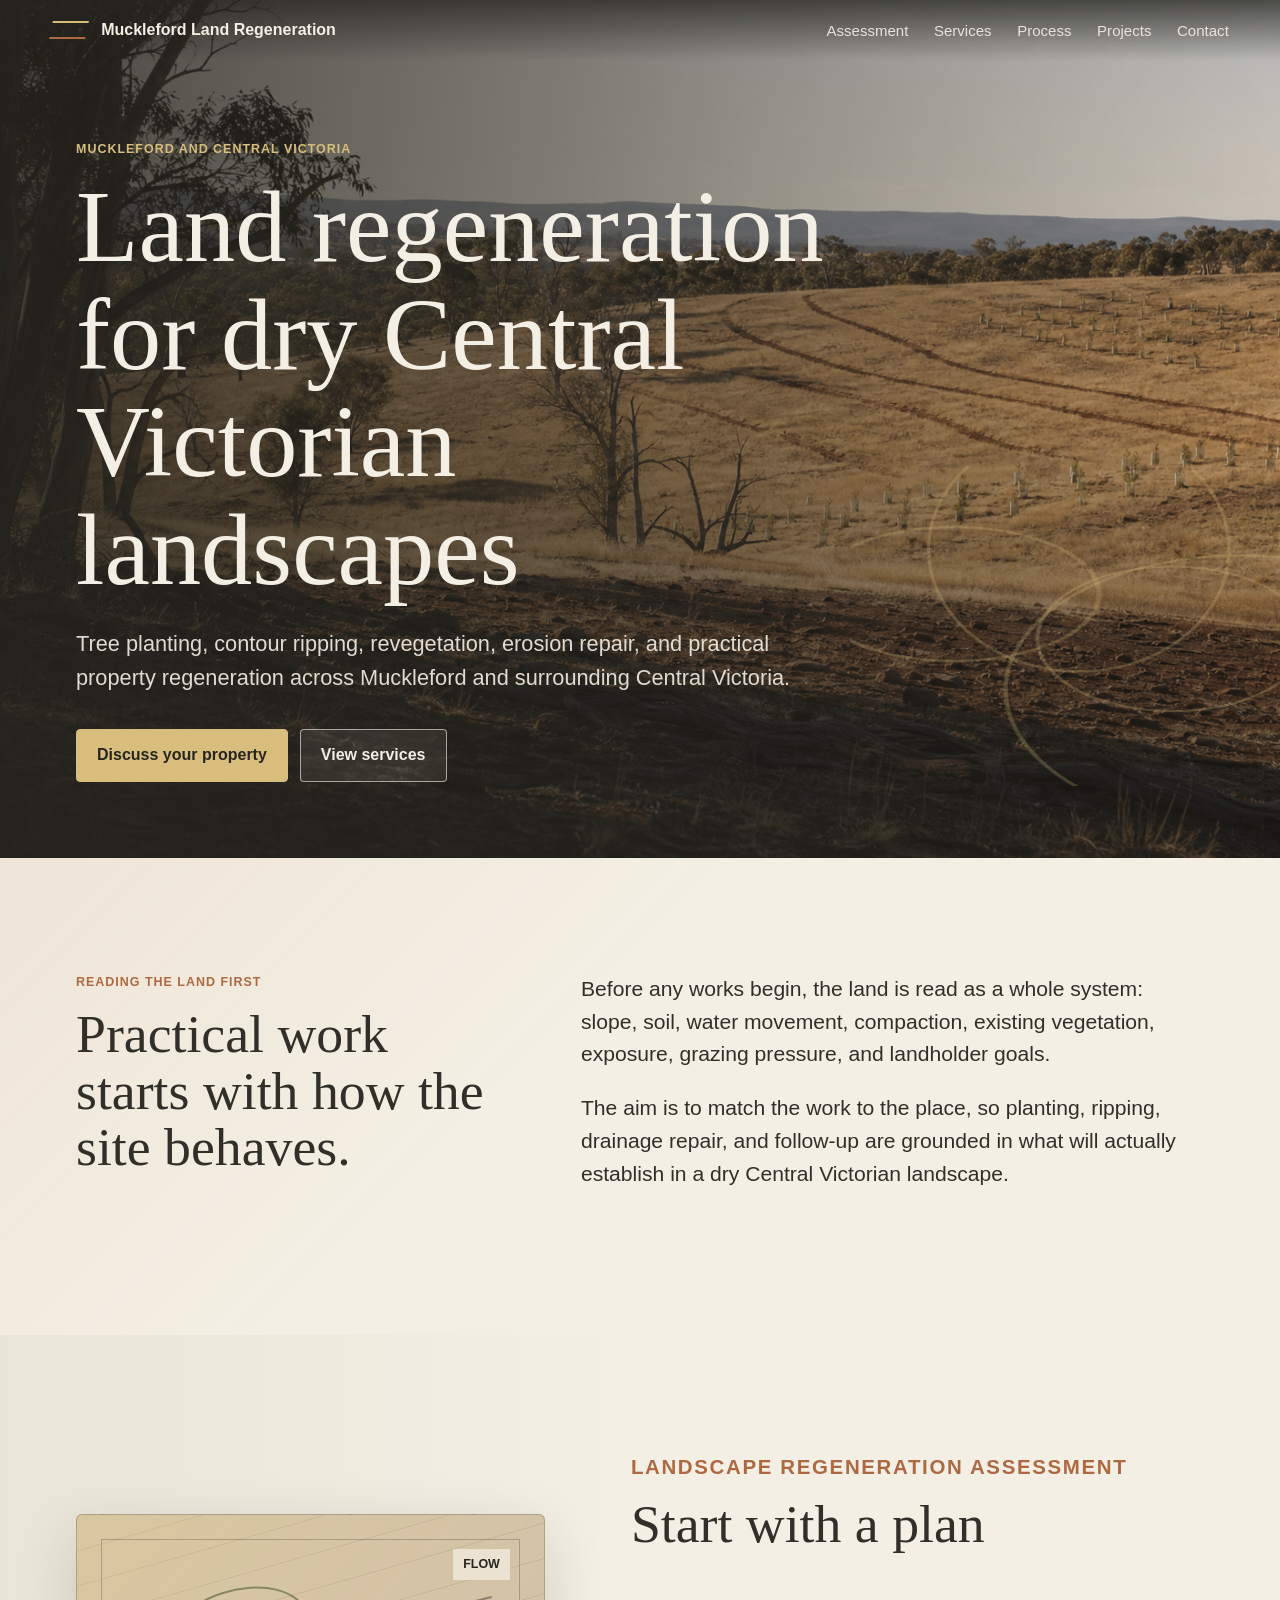
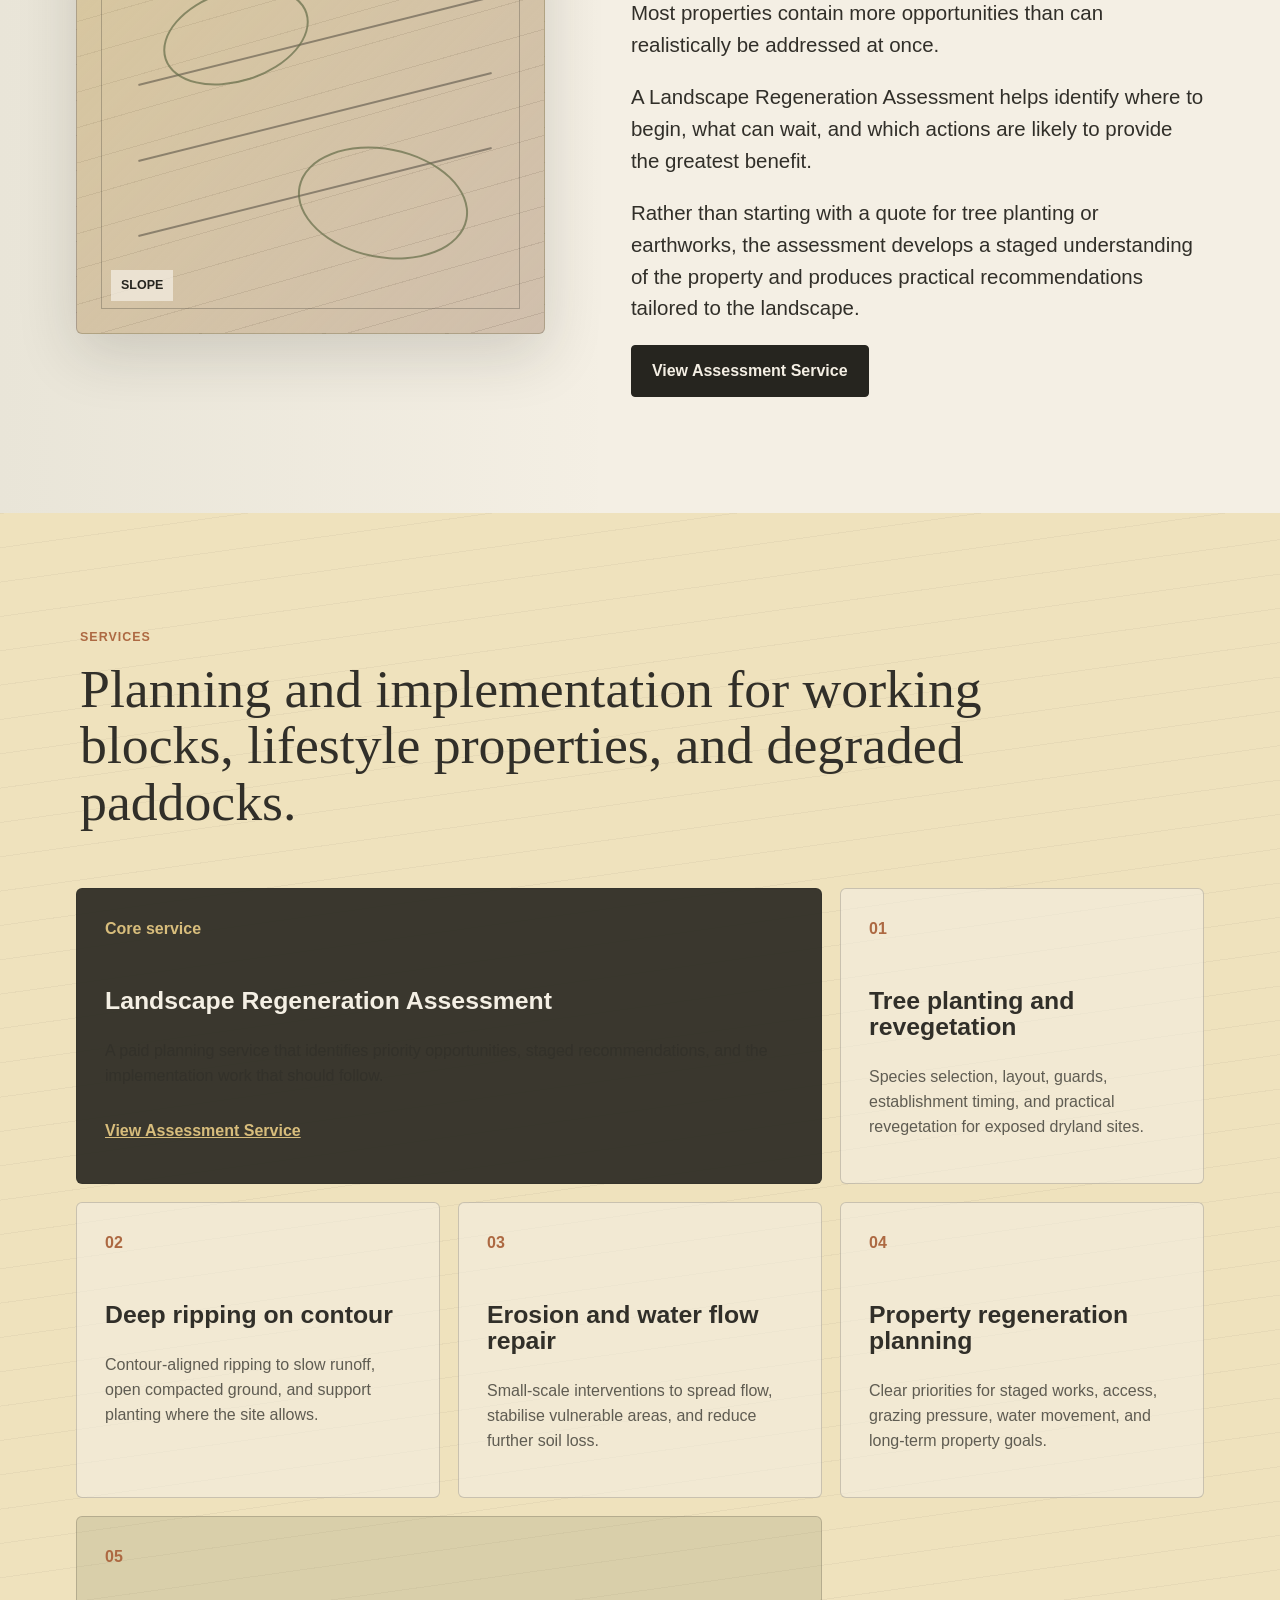
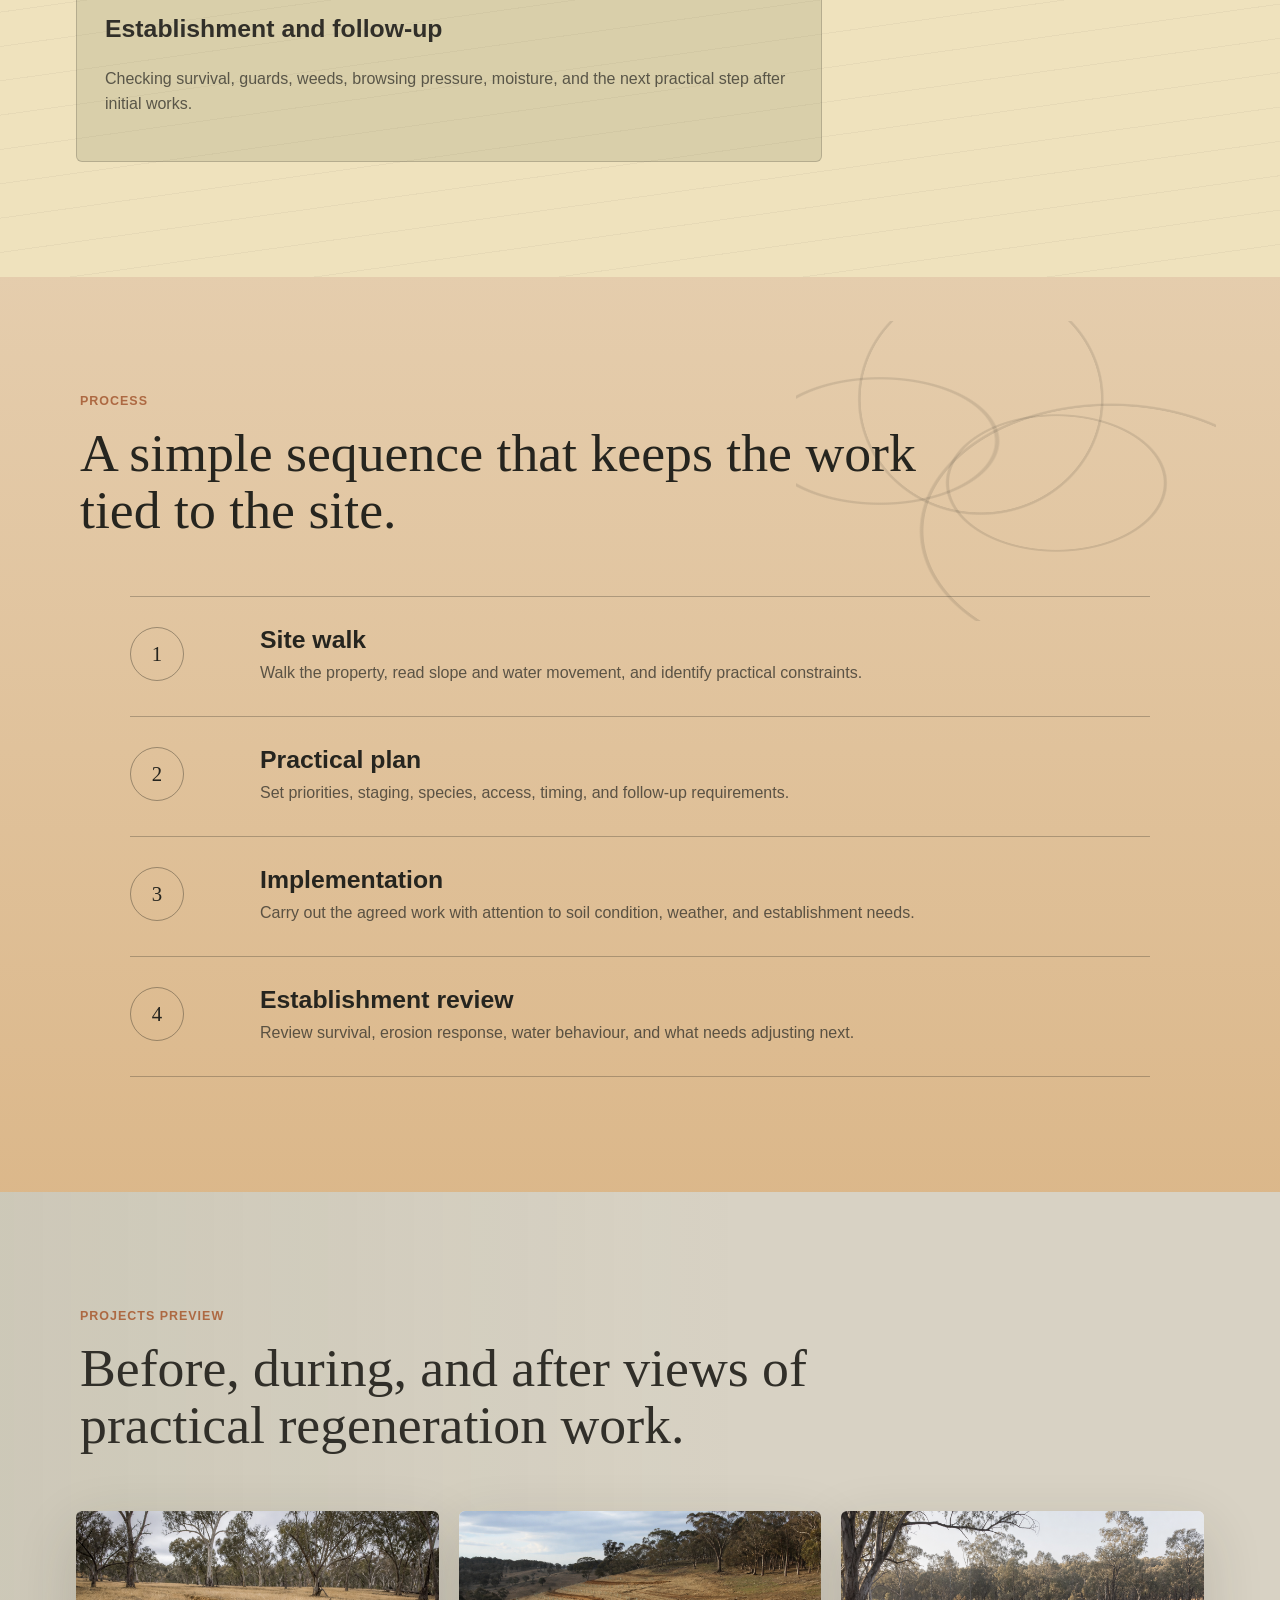
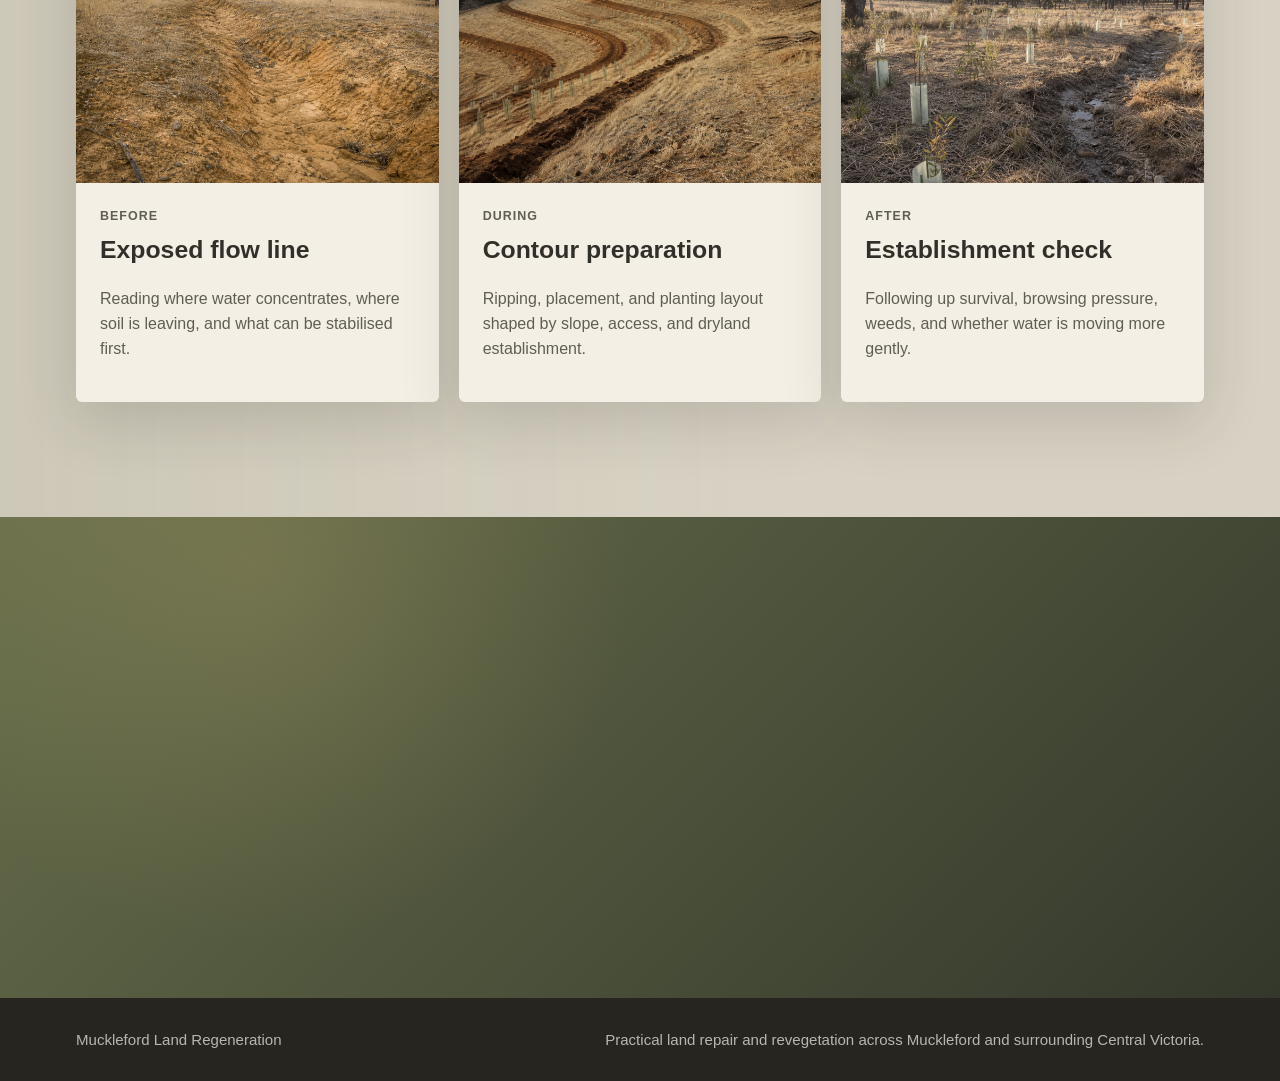
<file: index.html>
<!doctype html>
<html lang="en">
  <head>
    <meta charset="utf-8">
    <meta name="viewport" content="width=device-width, initial-scale=1">
    <title>Muckleford Land Regeneration</title>
    <meta
      name="description"
      content="Tree planting, contour ripping, revegetation, erosion repair, and practical property regeneration across Muckleford and surrounding Central Victoria."
    >
    <link rel="stylesheet" href="styles.css">
  </head>
  <body>
    <header class="site-header" aria-label="Main navigation">
      <a class="brand" href="#top">
        <span class="brand-mark" aria-hidden="true"></span>
        <span>Muckleford Land Regeneration</span>
      </a>
      <nav>
        <a href="assessment.html">Assessment</a>
        <a href="#services">Services</a>
        <a href="#process">Process</a>
        <a href="#projects">Projects</a>
        <a href="#contact">Contact</a>
      </nav>
    </header>

    <main id="top">
      <section class="hero section-theme" data-theme="charcoal">
        <img
          class="hero-image"
          src="assets/hero-landscape.png"
          alt="Dry Central Victorian paddock with contour ripping and revegetation rows."
        >
        <div class="hero-scrim"></div>
        <div class="contour contour-hero" aria-hidden="true"></div>
        <div class="hero-content reveal">
          <p class="kicker">Muckleford and Central Victoria</p>
          <h1>Land regeneration for dry Central Victorian landscapes</h1>
          <p class="hero-subtext">
            Tree planting, contour ripping, revegetation, erosion repair, and practical property regeneration across Muckleford and surrounding Central Victoria.
          </p>
          <div class="button-row">
            <a class="button button-primary" href="#contact">Discuss your property</a>
            <a class="button button-secondary" href="#services">View services</a>
          </div>
        </div>
      </section>

      <section class="intro section section-theme" data-theme="offwhite">
        <div class="intro-grid">
          <div class="eyebrow-block reveal">
            <p class="kicker">Reading the land first</p>
            <h2>Practical work starts with how the site behaves.</h2>
          </div>
          <div class="intro-copy reveal">
            <p>
              Before any works begin, the land is read as a whole system: slope, soil, water movement, compaction, existing vegetation, exposure, grazing pressure, and landholder goals.
            </p>
            <p>
              The aim is to match the work to the place, so planting, ripping, drainage repair, and follow-up are grounded in what will actually establish in a dry Central Victorian landscape.
            </p>
          </div>
        </div>
      </section>

      <section class="plan-section section section-theme" data-theme="offwhite">
        <div class="plan-grid">
          <div class="map-panel reveal" aria-hidden="true">
            <div class="map-line map-line-one"></div>
            <div class="map-line map-line-two"></div>
            <div class="map-line map-line-three"></div>
            <div class="map-zone map-zone-one"></div>
            <div class="map-zone map-zone-two"></div>
            <div class="map-label">slope</div>
            <div class="map-label map-label-two">flow</div>
          </div>
          <div class="plan-copy reveal">
            <p class="kicker">Landscape Regeneration Assessment</p>
            <h2>Start with a plan</h2>
            <p>Most properties contain more opportunities than can realistically be addressed at once.</p>
            <p>
              A Landscape Regeneration Assessment helps identify where to begin, what can wait, and which actions are likely to provide the greatest benefit.
            </p>
            <p>
              Rather than starting with a quote for tree planting or earthworks, the assessment develops a staged understanding of the property and produces practical recommendations tailored to the landscape.
            </p>
            <a class="button button-earth" href="assessment.html">View Assessment Service</a>
          </div>
        </div>
      </section>

      <section id="services" class="section services section-theme" data-theme="straw">
        <div class="section-heading reveal">
          <p class="kicker">Services</p>
          <h2>Planning and implementation for working blocks, lifestyle properties, and degraded paddocks.</h2>
        </div>
        <div class="service-grid">
          <article class="service-card service-card-feature reveal">
            <span class="service-number">Core service</span>
            <h3>Landscape Regeneration Assessment</h3>
            <p>A paid planning service that identifies priority opportunities, staged recommendations, and the implementation work that should follow.</p>
            <a href="assessment.html">View Assessment Service</a>
          </article>
          <article class="service-card reveal">
            <span class="service-number">01</span>
            <h3>Tree planting and revegetation</h3>
            <p>Species selection, layout, guards, establishment timing, and practical revegetation for exposed dryland sites.</p>
          </article>
          <article class="service-card reveal">
            <span class="service-number">02</span>
            <h3>Deep ripping on contour</h3>
            <p>Contour-aligned ripping to slow runoff, open compacted ground, and support planting where the site allows.</p>
          </article>
          <article class="service-card reveal">
            <span class="service-number">03</span>
            <h3>Erosion and water flow repair</h3>
            <p>Small-scale interventions to spread flow, stabilise vulnerable areas, and reduce further soil loss.</p>
          </article>
          <article class="service-card reveal">
            <span class="service-number">04</span>
            <h3>Property regeneration planning</h3>
            <p>Clear priorities for staged works, access, grazing pressure, water movement, and long-term property goals.</p>
          </article>
          <article class="service-card service-card-wide reveal">
            <span class="service-number">05</span>
            <h3>Establishment and follow-up</h3>
            <p>Checking survival, guards, weeds, browsing pressure, moisture, and the next practical step after initial works.</p>
          </article>
        </div>
      </section>

      <section id="process" class="process section section-theme" data-theme="clay">
        <div class="contour contour-process" aria-hidden="true"></div>
        <div class="section-heading reveal">
          <p class="kicker">Process</p>
          <h2>A simple sequence that keeps the work tied to the site.</h2>
        </div>
        <div class="process-list">
          <article class="process-step reveal">
            <span>1</span>
            <div>
              <h3>Site walk</h3>
              <p>Walk the property, read slope and water movement, and identify practical constraints.</p>
            </div>
          </article>
          <article class="process-step reveal">
            <span>2</span>
            <div>
              <h3>Practical plan</h3>
              <p>Set priorities, staging, species, access, timing, and follow-up requirements.</p>
            </div>
          </article>
          <article class="process-step reveal">
            <span>3</span>
            <div>
              <h3>Implementation</h3>
              <p>Carry out the agreed work with attention to soil condition, weather, and establishment needs.</p>
            </div>
          </article>
          <article class="process-step reveal">
            <span>4</span>
            <div>
              <h3>Establishment review</h3>
              <p>Review survival, erosion response, water behaviour, and what needs adjusting next.</p>
            </div>
          </article>
        </div>
      </section>

      <section id="projects" class="projects section section-theme" data-theme="grey">
        <div class="section-heading reveal">
          <p class="kicker">Projects preview</p>
          <h2>Before, during, and after views of practical regeneration work.</h2>
        </div>
        <div class="project-grid">
          <article class="project-card reveal">
            <img src="assets/project-before.png" alt="Eroded dry paddock area before repair.">
            <div>
              <p class="project-stage">Before</p>
              <h3>Exposed flow line</h3>
              <p>Reading where water concentrates, where soil is leaving, and what can be stabilised first.</p>
            </div>
          </article>
          <article class="project-card reveal">
            <img src="assets/project-during.png" alt="Contour rip lines and young tree guards during regeneration work.">
            <div>
              <p class="project-stage">During</p>
              <h3>Contour preparation</h3>
              <p>Ripping, placement, and planting layout shaped by slope, access, and dryland establishment.</p>
            </div>
          </article>
          <article class="project-card reveal">
            <img src="assets/project-after.png" alt="Young native revegetation establishing after regeneration works.">
            <div>
              <p class="project-stage">After</p>
              <h3>Establishment check</h3>
              <p>Following up survival, browsing pressure, weeds, and whether water is moving more gently.</p>
            </div>
          </article>
        </div>
      </section>

      <section id="contact" class="contact section section-theme" data-theme="olive">
        <div class="contact-panel reveal">
          <div>
            <p class="kicker">Contact</p>
            <h2>Tell us about your property.</h2>
          </div>
          <p>
            Tell us about your property, what you are hoping to improve, and where you are located. Photos, maps, or a short description are useful.
          </p>
          <a class="button button-primary" href="mailto:hello@example.com?subject=Property%20regeneration%20enquiry">Discuss your property</a>
        </div>
      </section>
    </main>

    <footer class="site-footer">
      <p>Muckleford Land Regeneration</p>
      <p>Practical land repair and revegetation across Muckleford and surrounding Central Victoria.</p>
    </footer>

    <script src="script.js"></script>
  </body>
</html>
</file>
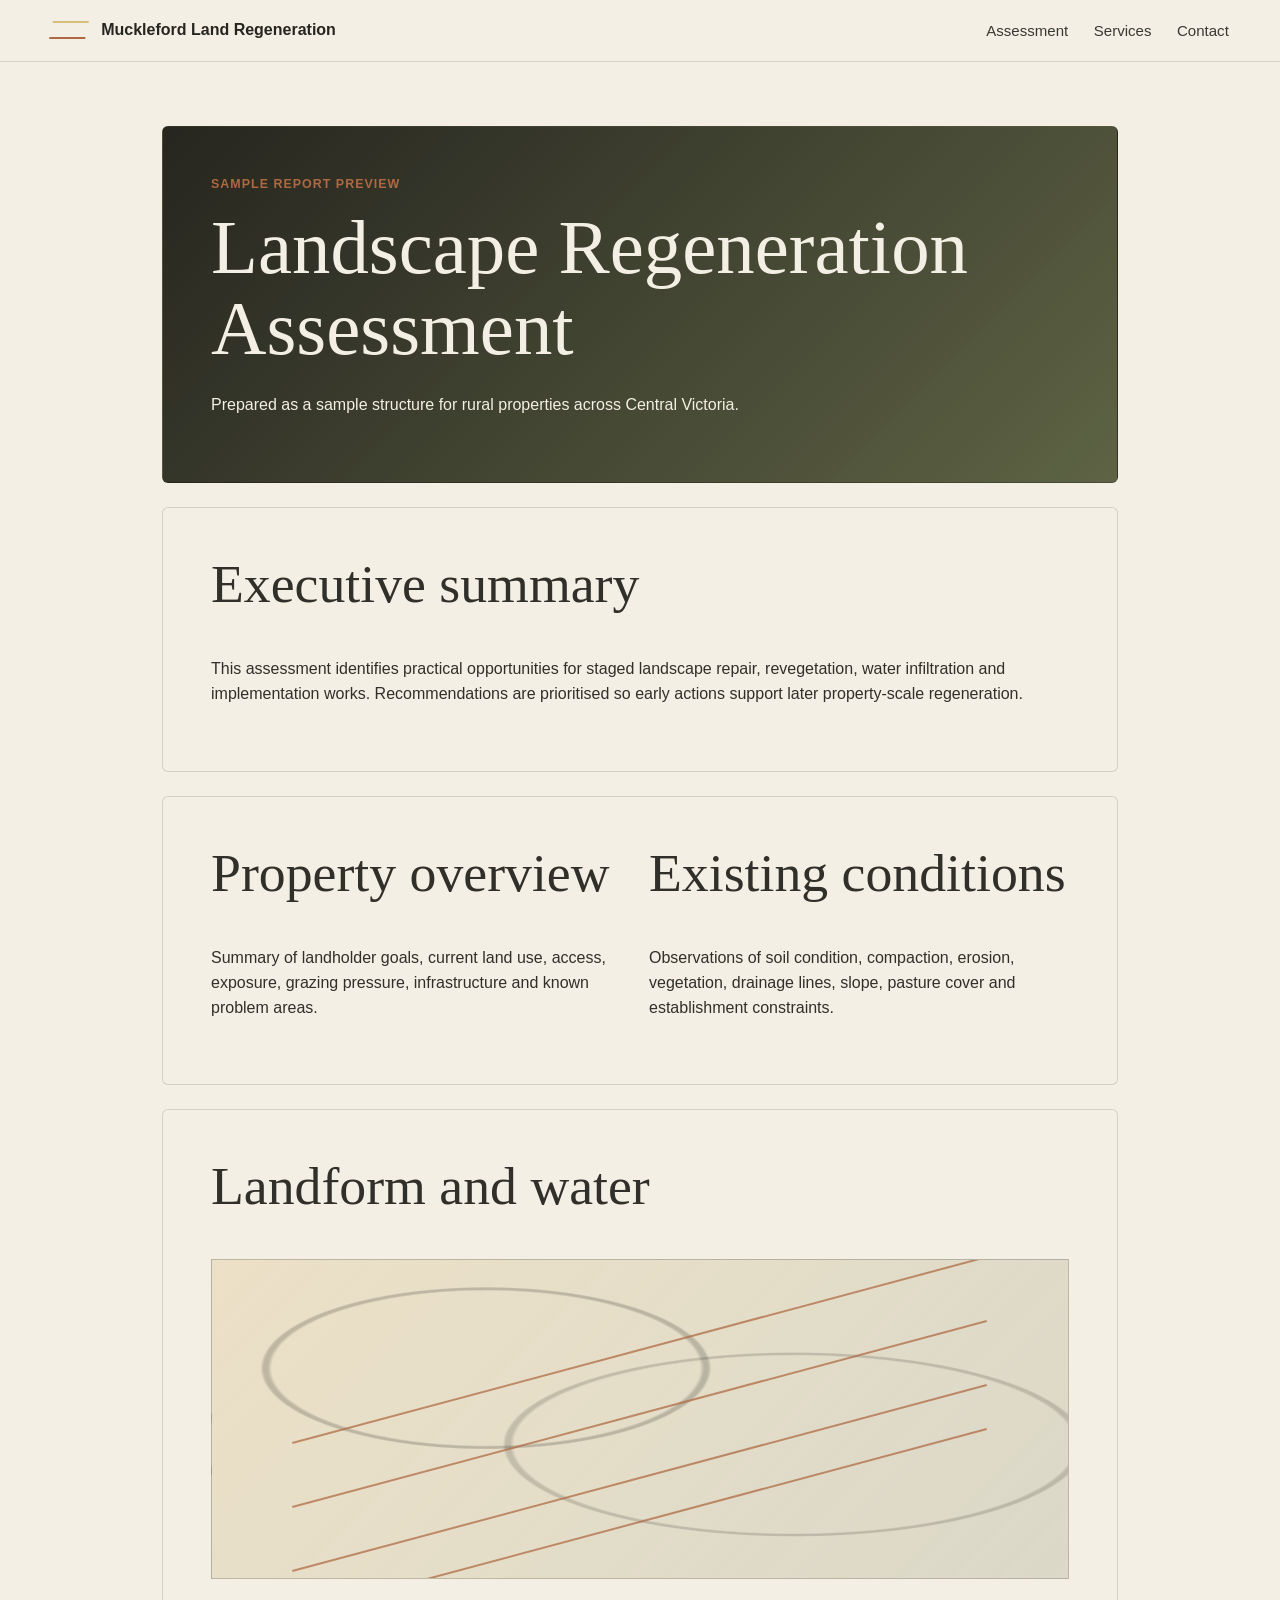
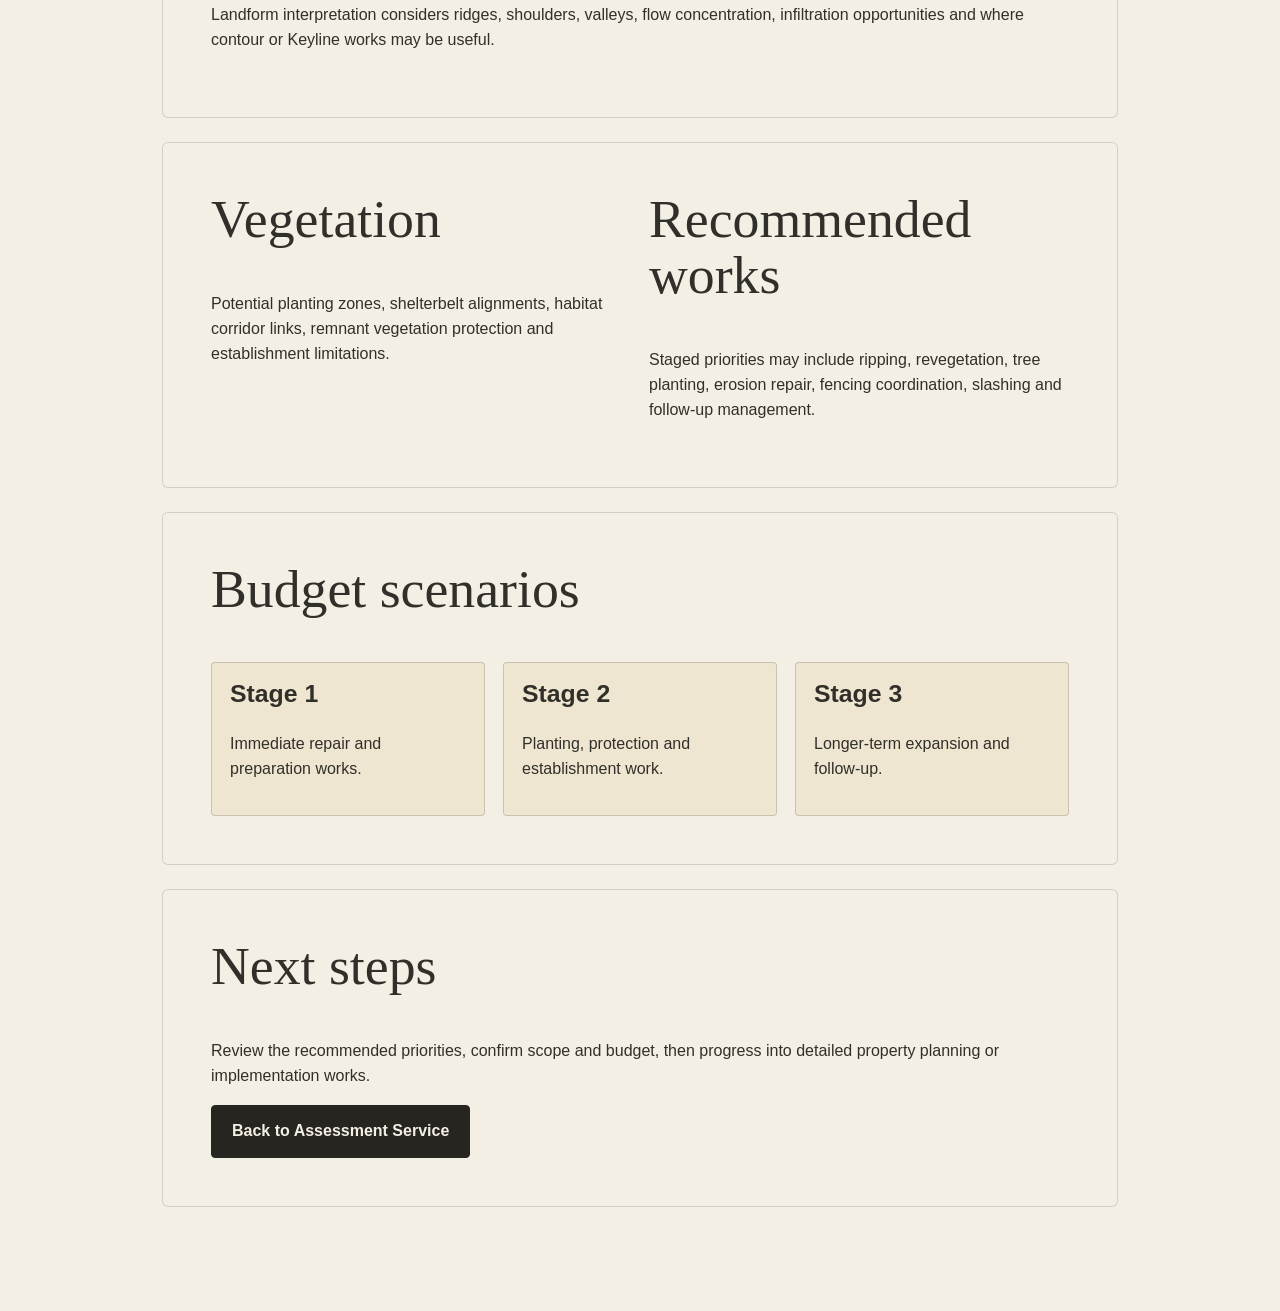
<file: sample-report/index.html>
<!doctype html>
<html lang="en">
  <head>
    <meta charset="utf-8">
    <meta name="viewport" content="width=device-width, initial-scale=1">
    <title>Sample Landscape Regeneration Assessment</title>
    <meta name="description" content="Placeholder preview for a Landscape Regeneration Assessment sample report.">
    <link rel="stylesheet" href="../styles.css">
  </head>
  <body class="theme-offwhite">
    <header class="site-header report-header" aria-label="Main navigation">
      <a class="brand" href="../index.html">
        <span class="brand-mark" aria-hidden="true"></span>
        <span>Muckleford Land Regeneration</span>
      </a>
      <nav>
        <a href="../assessment.html">Assessment</a>
        <a href="../index.html#services">Services</a>
        <a href="../index.html#contact">Contact</a>
      </nav>
    </header>

    <main class="report-document">
      <section class="report-cover">
        <p class="kicker">Sample report preview</p>
        <h1>Landscape Regeneration Assessment</h1>
        <p>Prepared as a sample structure for rural properties across Central Victoria.</p>
      </section>

      <section class="report-section">
        <h2>Executive summary</h2>
        <p>This assessment identifies practical opportunities for staged landscape repair, revegetation, water infiltration and implementation works. Recommendations are prioritised so early actions support later property-scale regeneration.</p>
      </section>

      <section class="report-section two-column-report">
        <div>
          <h2>Property overview</h2>
          <p>Summary of landholder goals, current land use, access, exposure, grazing pressure, infrastructure and known problem areas.</p>
        </div>
        <div>
          <h2>Existing conditions</h2>
          <p>Observations of soil condition, compaction, erosion, vegetation, drainage lines, slope, pasture cover and establishment constraints.</p>
        </div>
      </section>

      <section class="report-section">
        <h2>Landform and water</h2>
        <div class="report-map report-map-large" aria-hidden="true">
          <span></span>
          <span></span>
          <span></span>
          <span></span>
        </div>
        <p>Landform interpretation considers ridges, shoulders, valleys, flow concentration, infiltration opportunities and where contour or Keyline works may be useful.</p>
      </section>

      <section class="report-section two-column-report">
        <div>
          <h2>Vegetation</h2>
          <p>Potential planting zones, shelterbelt alignments, habitat corridor links, remnant vegetation protection and establishment limitations.</p>
        </div>
        <div>
          <h2>Recommended works</h2>
          <p>Staged priorities may include ripping, revegetation, tree planting, erosion repair, fencing coordination, slashing and follow-up management.</p>
        </div>
      </section>

      <section class="report-section">
        <h2>Budget scenarios</h2>
        <div class="scenario-grid">
          <article>
            <h3>Stage 1</h3>
            <p>Immediate repair and preparation works.</p>
          </article>
          <article>
            <h3>Stage 2</h3>
            <p>Planting, protection and establishment work.</p>
          </article>
          <article>
            <h3>Stage 3</h3>
            <p>Longer-term expansion and follow-up.</p>
          </article>
        </div>
      </section>

      <section class="report-section">
        <h2>Next steps</h2>
        <p>Review the recommended priorities, confirm scope and budget, then progress into detailed property planning or implementation works.</p>
        <a class="button button-earth" href="../assessment.html">Back to Assessment Service</a>
      </section>
    </main>
  </body>
</html>
</file>
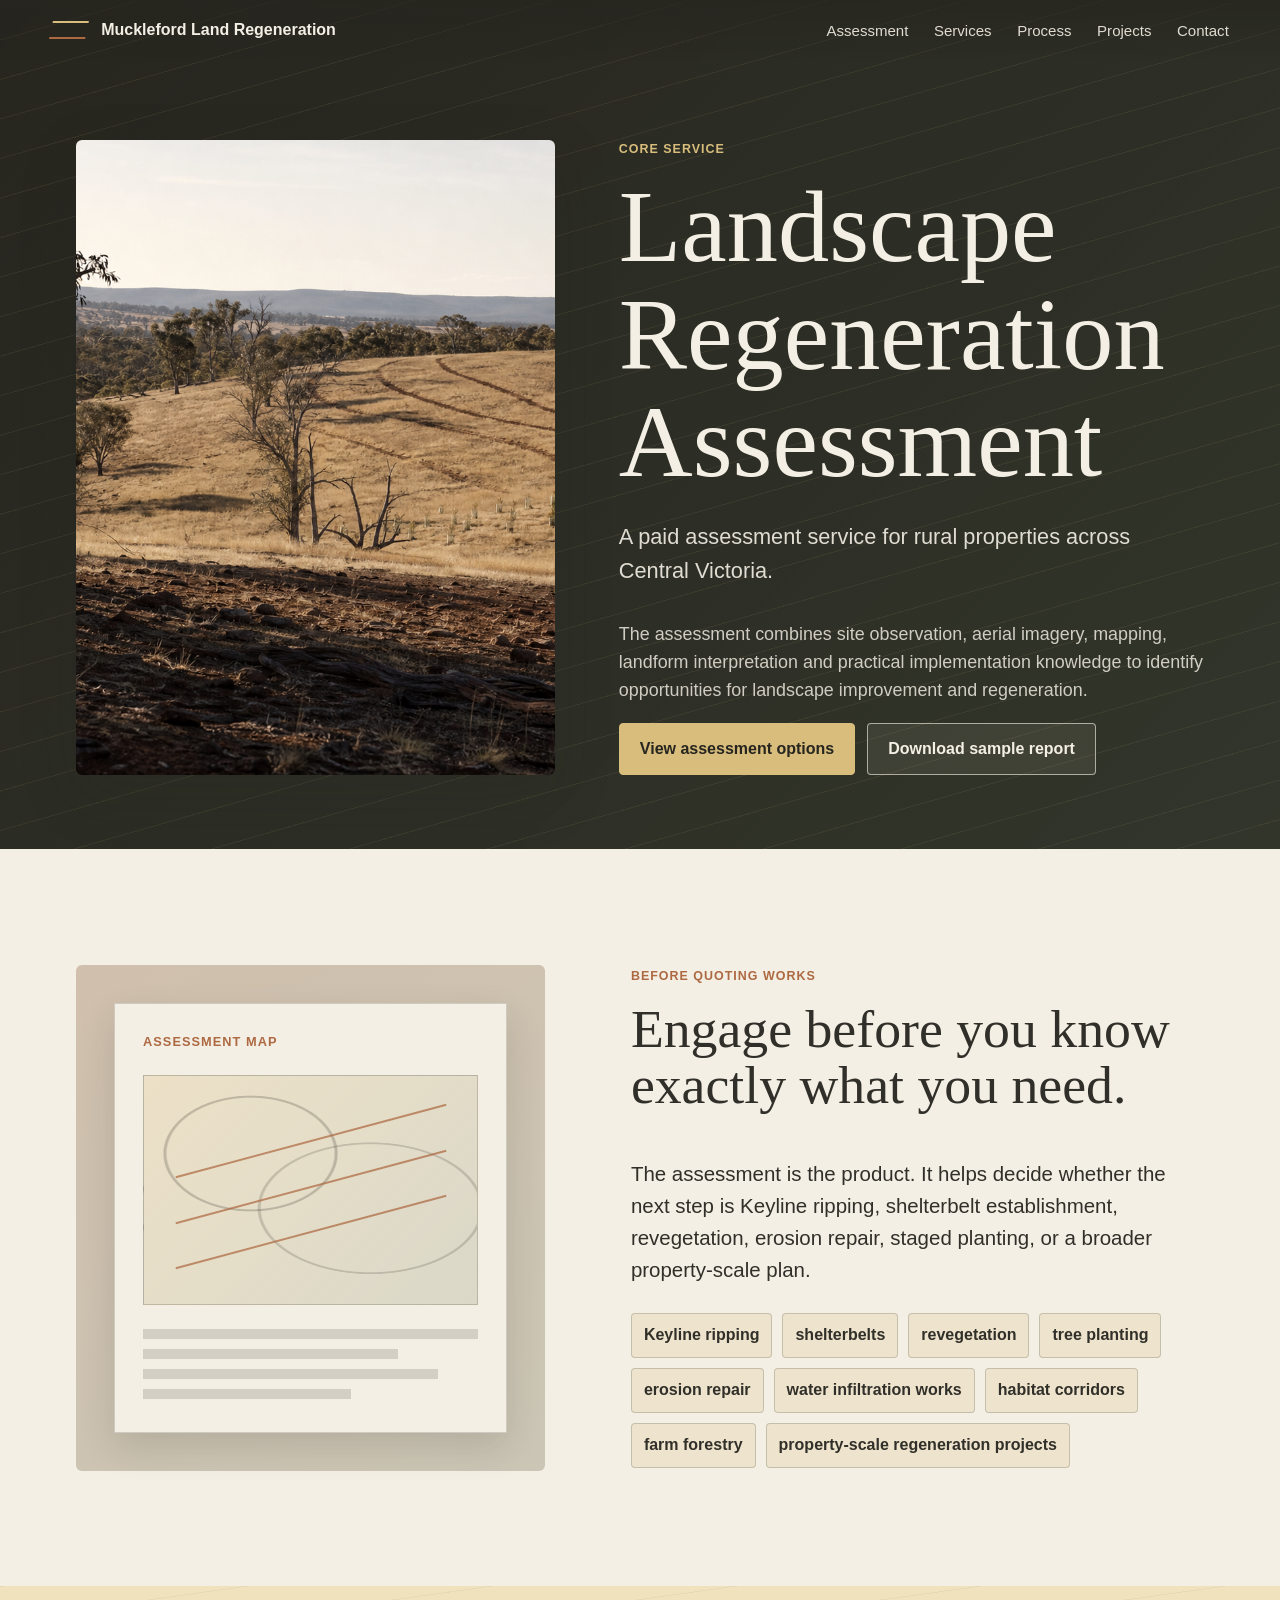
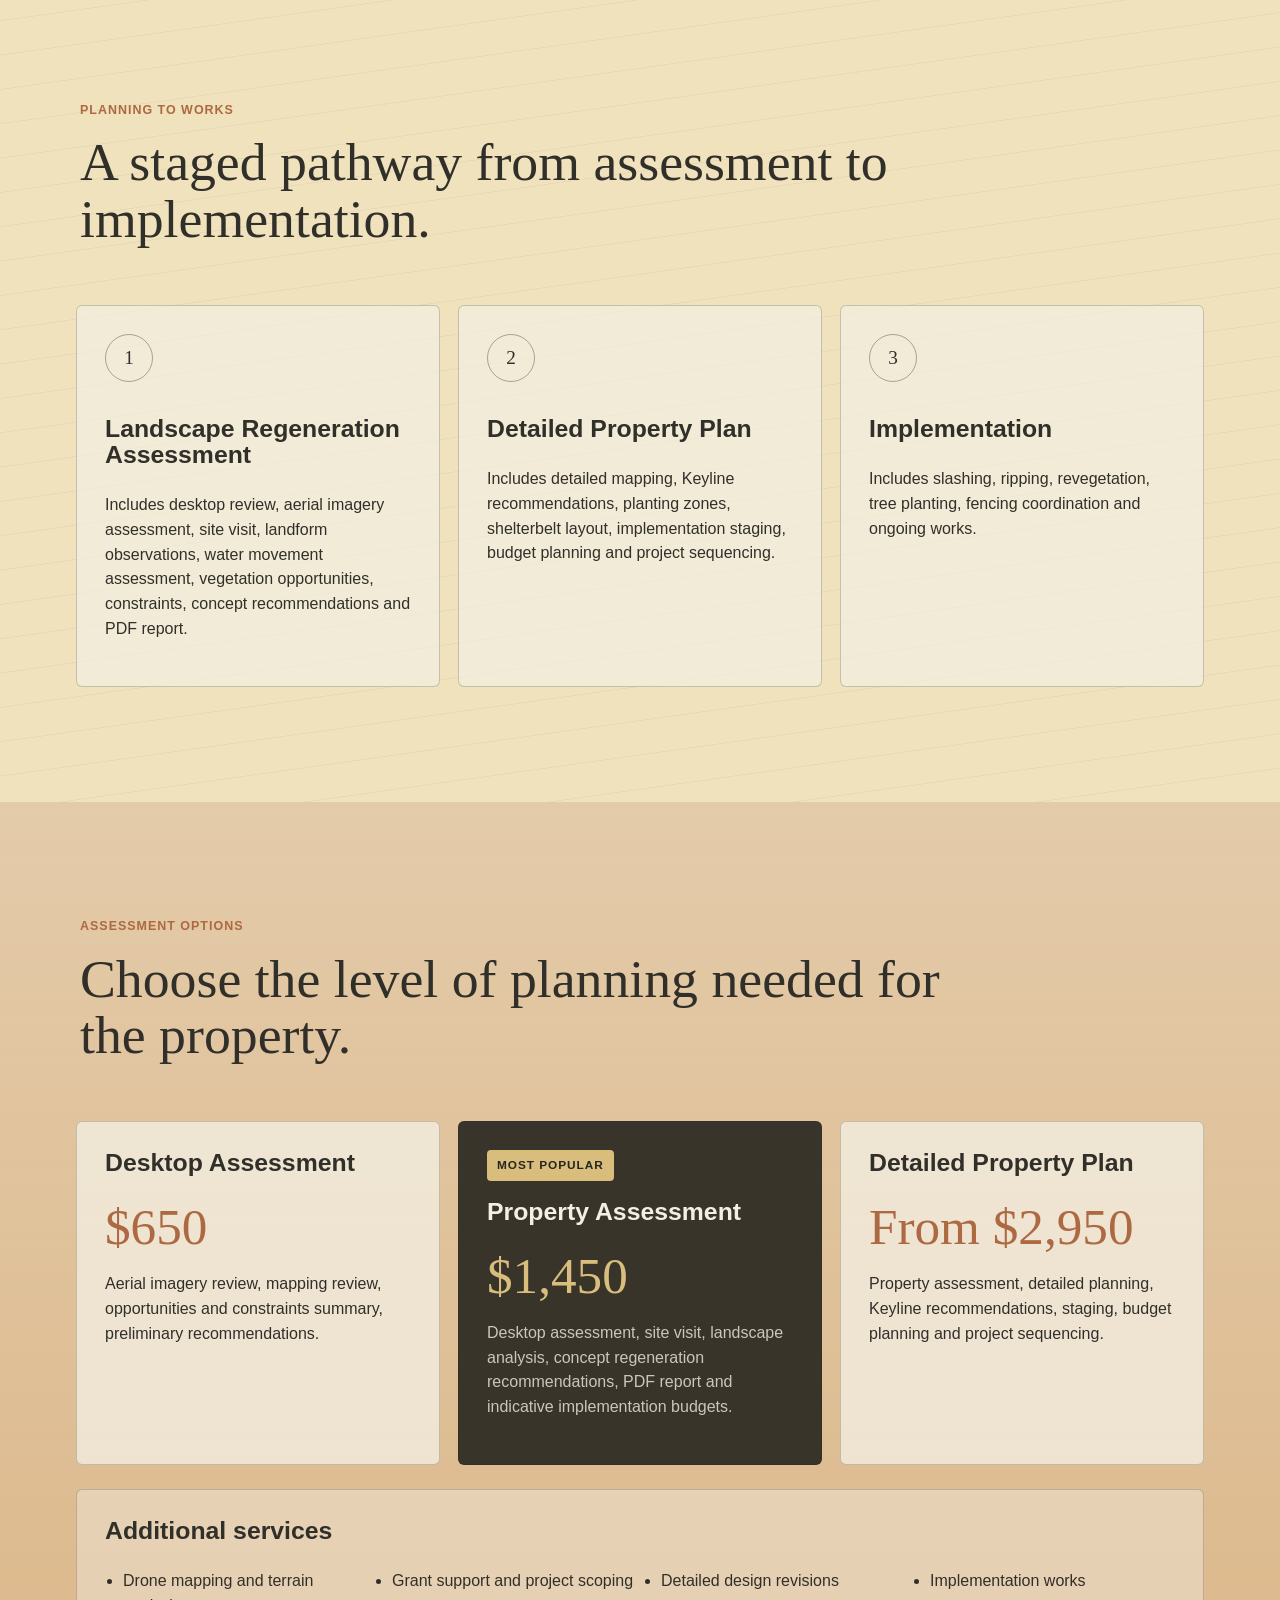
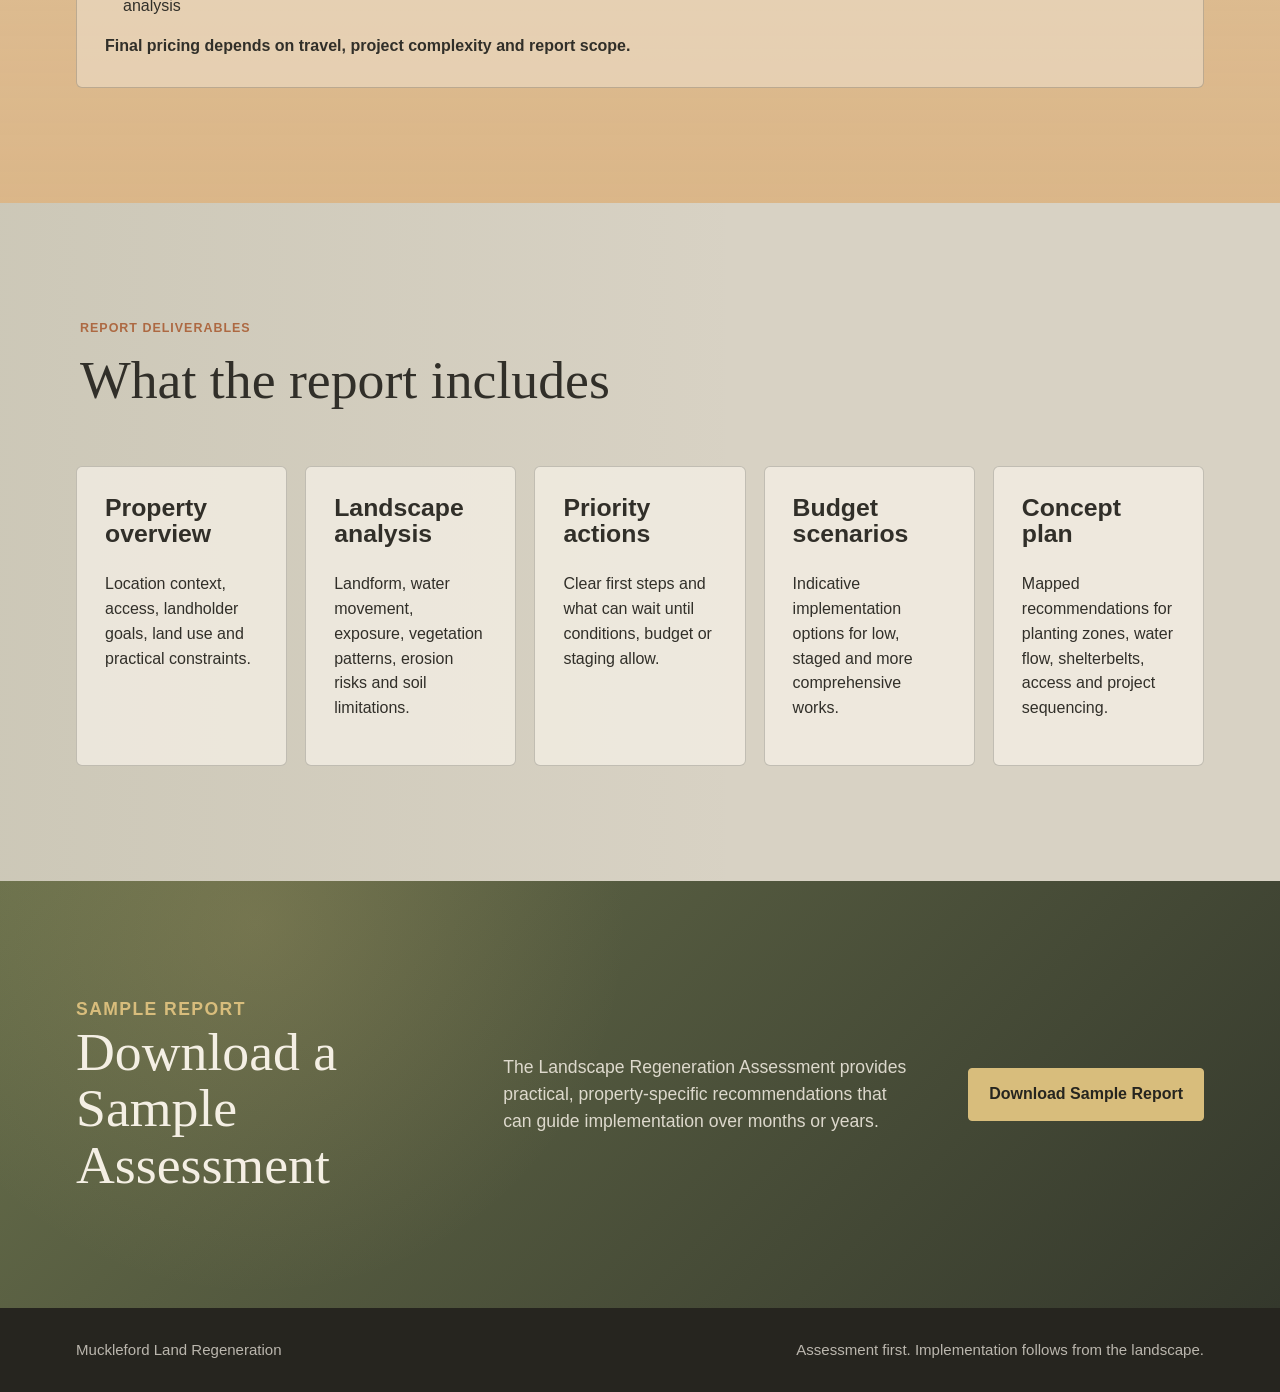
<file: assessment.html>
<!doctype html>
<html lang="en">
  <head>
    <meta charset="utf-8">
    <meta name="viewport" content="width=device-width, initial-scale=1">
    <title>Landscape Regeneration Assessment | Muckleford Land Regeneration</title>
    <meta
      name="description"
      content="A paid assessment service for rural properties across Central Victoria, combining site observation, aerial imagery, mapping and practical implementation knowledge."
    >
    <link rel="stylesheet" href="styles.css">
  </head>
  <body class="theme-charcoal">
    <header class="site-header" aria-label="Main navigation">
      <a class="brand" href="index.html">
        <span class="brand-mark" aria-hidden="true"></span>
        <span>Muckleford Land Regeneration</span>
      </a>
      <nav>
        <a href="assessment.html">Assessment</a>
        <a href="index.html#services">Services</a>
        <a href="index.html#process">Process</a>
        <a href="index.html#projects">Projects</a>
        <a href="index.html#contact">Contact</a>
      </nav>
    </header>

    <main id="top">
      <section class="service-hero section-theme" data-theme="charcoal">
        <div class="service-hero-image">
          <img src="assets/hero-landscape.png" alt="Dry Central Victorian property with contour ripping and revegetation rows.">
        </div>
        <div class="service-hero-content reveal">
          <p class="kicker">Core service</p>
          <h1>Landscape Regeneration Assessment</h1>
          <p class="hero-subtext">A paid assessment service for rural properties across Central Victoria.</p>
          <p>
            The assessment combines site observation, aerial imagery, mapping, landform interpretation and practical implementation knowledge to identify opportunities for landscape improvement and regeneration.
          </p>
          <div class="button-row">
            <a class="button button-primary" href="#pricing">View assessment options</a>
            <a class="button button-secondary" href="assets/downloads/sample-landscape-regeneration-assessment.pdf">Download sample report</a>
          </div>
        </div>
      </section>

      <section class="assessment-overview section section-theme" data-theme="offwhite">
        <div class="assessment-grid">
          <div class="report-preview reveal" aria-hidden="true">
            <div class="report-page">
              <p>Assessment map</p>
              <div class="report-map">
                <span></span>
                <span></span>
                <span></span>
              </div>
              <div class="report-bars">
                <i></i><i></i><i></i><i></i>
              </div>
            </div>
          </div>
          <div class="reveal">
            <p class="kicker">Before quoting works</p>
            <h2>Engage before you know exactly what you need.</h2>
            <p class="large-copy">
              The assessment is the product. It helps decide whether the next step is Keyline ripping, shelterbelt establishment, revegetation, erosion repair, staged planting, or a broader property-scale plan.
            </p>
            <div class="suitable-grid">
              <span>Keyline ripping</span>
              <span>shelterbelts</span>
              <span>revegetation</span>
              <span>tree planting</span>
              <span>erosion repair</span>
              <span>water infiltration works</span>
              <span>habitat corridors</span>
              <span>farm forestry</span>
              <span>property-scale regeneration projects</span>
            </div>
          </div>
        </div>
      </section>

      <section class="section process-cards-section section-theme" data-theme="straw">
        <div class="section-heading reveal">
          <p class="kicker">Planning to works</p>
          <h2>A staged pathway from assessment to implementation.</h2>
        </div>
        <div class="stage-card-grid">
          <article class="stage-card reveal">
            <span>1</span>
            <h3>Landscape Regeneration Assessment</h3>
            <p>Includes desktop review, aerial imagery assessment, site visit, landform observations, water movement assessment, vegetation opportunities, constraints, concept recommendations and PDF report.</p>
          </article>
          <article class="stage-card reveal">
            <span>2</span>
            <h3>Detailed Property Plan</h3>
            <p>Includes detailed mapping, Keyline recommendations, planting zones, shelterbelt layout, implementation staging, budget planning and project sequencing.</p>
          </article>
          <article class="stage-card reveal">
            <span>3</span>
            <h3>Implementation</h3>
            <p>Includes slashing, ripping, revegetation, tree planting, fencing coordination and ongoing works.</p>
          </article>
        </div>
      </section>

      <section id="pricing" class="pricing section section-theme" data-theme="clay">
        <div class="section-heading reveal">
          <p class="kicker">Assessment Options</p>
          <h2>Choose the level of planning needed for the property.</h2>
        </div>
        <div class="pricing-grid">
          <article class="pricing-card reveal">
            <h3>Desktop Assessment</h3>
            <p class="price">$650</p>
            <p>Aerial imagery review, mapping review, opportunities and constraints summary, preliminary recommendations.</p>
          </article>
          <article class="pricing-card pricing-card-popular reveal">
            <p class="popular-label">Most Popular</p>
            <h3>Property Assessment</h3>
            <p class="price">$1,450</p>
            <p>Desktop assessment, site visit, landscape analysis, concept regeneration recommendations, PDF report and indicative implementation budgets.</p>
          </article>
          <article class="pricing-card reveal">
            <h3>Detailed Property Plan</h3>
            <p class="price">From $2,950</p>
            <p>Property assessment, detailed planning, Keyline recommendations, staging, budget planning and project sequencing.</p>
          </article>
        </div>
        <div class="additional-services reveal">
          <h3>Additional services</h3>
          <ul>
            <li>Drone mapping and terrain analysis</li>
            <li>Grant support and project scoping</li>
            <li>Detailed design revisions</li>
            <li>Implementation works</li>
          </ul>
          <p>Final pricing depends on travel, project complexity and report scope.</p>
        </div>
      </section>

      <section class="deliverables section section-theme" data-theme="grey">
        <div class="section-heading reveal">
          <p class="kicker">Report deliverables</p>
          <h2>What the report includes</h2>
        </div>
        <div class="deliverable-grid">
          <article class="deliverable-card reveal">
            <h3>Property overview</h3>
            <p>Location context, access, landholder goals, land use and practical constraints.</p>
          </article>
          <article class="deliverable-card reveal">
            <h3>Landscape analysis</h3>
            <p>Landform, water movement, exposure, vegetation patterns, erosion risks and soil limitations.</p>
          </article>
          <article class="deliverable-card reveal">
            <h3>Priority actions</h3>
            <p>Clear first steps and what can wait until conditions, budget or staging allow.</p>
          </article>
          <article class="deliverable-card reveal">
            <h3>Budget scenarios</h3>
            <p>Indicative implementation options for low, staged and more comprehensive works.</p>
          </article>
          <article class="deliverable-card reveal">
            <h3>Concept plan</h3>
            <p>Mapped recommendations for planting zones, water flow, shelterbelts, access and project sequencing.</p>
          </article>
        </div>
      </section>

      <section id="sample-report" class="sample-report section section-theme" data-theme="olive">
        <div class="sample-report-grid reveal">
          <div>
            <p class="kicker">Sample report</p>
            <h2>Download a Sample Assessment</h2>
          </div>
          <p>
            The Landscape Regeneration Assessment provides practical, property-specific recommendations that can guide implementation over months or years.
          </p>
          <a class="button button-primary" href="assets/downloads/sample-landscape-regeneration-assessment.pdf">Download Sample Report</a>
        </div>
      </section>
    </main>

    <footer class="site-footer">
      <p>Muckleford Land Regeneration</p>
      <p>Assessment first. Implementation follows from the landscape.</p>
    </footer>

    <script src="script.js"></script>
  </body>
</html>
</file>
<file: styles.css>
:root {
  --offwhite: #f4efe4;
  --straw: #d8bd7c;
  --clay: #ad6942;
  --ochre: #c28a4b;
  --ironbark: #777369;
  --olive: #686f4b;
  --charcoal: #26251f;
  --ink: #312f29;
  --line: rgba(49, 47, 41, 0.18);
  --paper: rgba(244, 239, 228, 0.86);
  --shadow: 0 20px 60px rgba(38, 37, 31, 0.16);
}

* {
  box-sizing: border-box;
}

html {
  scroll-behavior: smooth;
}

body {
  margin: 0;
  background: var(--offwhite);
  color: var(--ink);
  font-family: "Segoe UI", "Helvetica Neue", Arial, sans-serif;
  line-height: 1.55;
  transition: background-color 700ms ease;
}

body.theme-charcoal {
  background: #37342d;
}

body.theme-offwhite {
  background: var(--offwhite);
}

body.theme-straw {
  background: #efe2bd;
}

body.theme-clay {
  background: #d8b07e;
}

body.theme-grey {
  background: #d8d2c4;
}

body.theme-olive {
  background: #bbc09e;
}

img {
  display: block;
  width: 100%;
}

a {
  color: inherit;
}

.site-header {
  position: fixed;
  top: 0;
  left: 0;
  z-index: 20;
  display: flex;
  align-items: center;
  justify-content: space-between;
  width: 100%;
  padding: 18px clamp(18px, 4vw, 56px);
  color: var(--offwhite);
  background: linear-gradient(to bottom, rgba(38, 37, 31, 0.74), rgba(38, 37, 31, 0));
}

.brand,
nav {
  display: flex;
  align-items: center;
  gap: 14px;
}

.brand {
  font-weight: 700;
  text-decoration: none;
  letter-spacing: 0;
}

.brand-mark {
  width: 36px;
  height: 18px;
  border-top: 2px solid var(--straw);
  border-bottom: 2px solid var(--clay);
  transform: skewX(-12deg);
}

nav {
  gap: clamp(12px, 2vw, 28px);
  font-size: 0.94rem;
}

nav a {
  text-decoration: none;
  opacity: 0.9;
}

nav a:hover {
  opacity: 1;
}

.hero {
  position: relative;
  min-height: 92vh;
  display: grid;
  align-items: end;
  overflow: hidden;
  padding: 140px clamp(18px, 6vw, 76px) 76px;
  color: var(--offwhite);
}

.hero-image,
.hero-scrim {
  position: absolute;
  inset: 0;
  height: 100%;
}

.hero-image {
  object-fit: cover;
}

.hero-scrim {
  background:
    linear-gradient(90deg, rgba(38, 37, 31, 0.84) 0%, rgba(38, 37, 31, 0.56) 45%, rgba(38, 37, 31, 0.16) 100%),
    linear-gradient(0deg, rgba(38, 37, 31, 0.56) 0%, rgba(38, 37, 31, 0) 48%);
}

.hero-content {
  position: relative;
  z-index: 2;
  max-width: 850px;
}

.kicker {
  margin: 0 0 14px;
  color: var(--clay);
  font-size: 0.78rem;
  font-weight: 800;
  letter-spacing: 0.08em;
  text-transform: uppercase;
}

.hero .kicker,
.contact .kicker,
.service-hero .kicker,
.sample-report .kicker {
  color: var(--straw);
}

h1,
h2,
h3,
p {
  margin-top: 0;
}

h1,
h2,
h3 {
  line-height: 1.05;
  letter-spacing: 0;
}

h1 {
  max-width: 790px;
  margin-bottom: 24px;
  font-family: Georgia, "Times New Roman", serif;
  font-size: clamp(3rem, 8vw, 6.9rem);
  font-weight: 500;
}

h2 {
  max-width: 920px;
  font-family: Georgia, "Times New Roman", serif;
  font-size: clamp(2rem, 4.2vw, 4.3rem);
  font-weight: 500;
}

h3 {
  font-size: clamp(1.18rem, 2vw, 1.55rem);
}

.hero-subtext {
  max-width: 720px;
  margin-bottom: 34px;
  color: rgba(244, 239, 228, 0.9);
  font-size: clamp(1.08rem, 2vw, 1.36rem);
}

.button-row {
  display: flex;
  flex-wrap: wrap;
  gap: 12px;
}

.button {
  display: inline-flex;
  align-items: center;
  justify-content: center;
  min-height: 48px;
  padding: 13px 20px;
  border: 1px solid currentColor;
  border-radius: 4px;
  font-weight: 750;
  text-decoration: none;
}

.button-primary {
  color: var(--charcoal);
  background: var(--straw);
  border-color: var(--straw);
}

.button-secondary {
  color: var(--offwhite);
  background: rgba(244, 239, 228, 0.08);
  border-color: rgba(244, 239, 228, 0.62);
}

.button-earth {
  color: var(--offwhite);
  background: var(--charcoal);
  border-color: var(--charcoal);
}

.section {
  position: relative;
  overflow: hidden;
  padding: clamp(74px, 9vw, 132px) clamp(18px, 6vw, 76px);
}

.intro {
  background:
    linear-gradient(135deg, rgba(173, 105, 66, 0.08), transparent 42%),
    var(--offwhite);
}

.intro-grid {
  display: grid;
  grid-template-columns: minmax(240px, 0.8fr) minmax(300px, 1.2fr);
  gap: clamp(34px, 7vw, 96px);
  max-width: 1160px;
  margin: 0 auto;
}

.intro-copy {
  font-size: clamp(1.08rem, 1.8vw, 1.32rem);
}

.intro-copy p:last-child {
  margin-bottom: 0;
}

.plan-section {
  background:
    linear-gradient(90deg, rgba(104, 111, 75, 0.08), transparent 48%),
    var(--offwhite);
}

.plan-grid,
.assessment-grid {
  display: grid;
  grid-template-columns: minmax(280px, 0.9fr) minmax(320px, 1.1fr);
  gap: clamp(34px, 7vw, 86px);
  align-items: center;
  max-width: 1180px;
  margin: 0 auto;
}

.plan-copy p,
.large-copy {
  font-size: clamp(1.05rem, 1.7vw, 1.28rem);
}

.map-panel {
  position: relative;
  min-height: 420px;
  overflow: hidden;
  border: 1px solid rgba(38, 37, 31, 0.22);
  border-radius: 6px;
  background:
    linear-gradient(135deg, rgba(216, 189, 124, 0.52), rgba(173, 105, 66, 0.18)),
    repeating-linear-gradient(164deg, rgba(38, 37, 31, 0.12) 0 1px, transparent 1px 34px),
    #d8d2c4;
  box-shadow: var(--shadow);
}

.map-panel::before {
  content: "";
  position: absolute;
  inset: 24px;
  border: 1px solid rgba(38, 37, 31, 0.26);
}

.map-line,
.map-zone,
.map-label {
  position: absolute;
}

.map-line {
  left: 12%;
  right: 10%;
  height: 2px;
  background: rgba(38, 37, 31, 0.42);
  transform: rotate(-14deg);
}

.map-line-one {
  top: 30%;
}

.map-line-two {
  top: 48%;
}

.map-line-three {
  top: 66%;
}

.map-zone {
  border: 2px solid rgba(104, 111, 75, 0.72);
  border-radius: 50%;
}

.map-zone-one {
  left: 18%;
  top: 18%;
  width: 150px;
  height: 92px;
  transform: rotate(-18deg);
}

.map-zone-two {
  right: 16%;
  bottom: 18%;
  width: 172px;
  height: 110px;
  transform: rotate(11deg);
}

.map-label {
  left: 34px;
  bottom: 32px;
  padding: 6px 10px;
  background: rgba(244, 239, 228, 0.72);
  color: var(--charcoal);
  font-size: 0.78rem;
  font-weight: 800;
  text-transform: uppercase;
}

.map-label-two {
  left: auto;
  right: 34px;
  top: 34px;
  bottom: auto;
}

.section-heading {
  max-width: 1120px;
  margin: 0 auto clamp(34px, 5vw, 58px);
}

.services {
  background:
    repeating-linear-gradient(172deg, rgba(38, 37, 31, 0.045) 0 1px, transparent 1px 34px),
    #efe2bd;
}

.service-grid {
  display: grid;
  grid-template-columns: repeat(6, 1fr);
  gap: 18px;
  max-width: 1160px;
  margin: 0 auto;
}

.service-card {
  grid-column: span 2;
  min-height: 260px;
  padding: 28px;
  border: 1px solid rgba(38, 37, 31, 0.2);
  border-radius: 6px;
  background: rgba(244, 239, 228, 0.56);
}

.service-card a {
  display: inline-block;
  margin-top: 14px;
  color: var(--charcoal);
  font-weight: 800;
}

.service-card-feature {
  grid-column: span 4;
  background: rgba(38, 37, 31, 0.9);
  color: var(--offwhite);
}

.service-card-feature p {
  color: rgba(244, 239, 228, 0.78);
}

.service-card-feature a,
.service-card-feature .service-number {
  color: var(--straw);
}

.service-card-wide {
  grid-column: span 4;
  min-height: 210px;
  background: rgba(104, 111, 75, 0.16);
}

.service-number {
  display: block;
  margin-bottom: 46px;
  color: var(--clay);
  font-weight: 800;
}

.service-card p,
.process-step p,
.project-card p,
.site-footer p {
  color: rgba(49, 47, 41, 0.76);
}

.process {
  color: var(--charcoal);
  background:
    linear-gradient(180deg, rgba(244, 239, 228, 0.46), rgba(244, 239, 228, 0.12)),
    #d8b07e;
}

.process-list {
  max-width: 1020px;
  margin: 0 auto;
  border-top: 1px solid rgba(38, 37, 31, 0.28);
}

.process-step {
  display: grid;
  grid-template-columns: 84px 1fr;
  gap: clamp(18px, 4vw, 46px);
  padding: 30px 0;
  border-bottom: 1px solid rgba(38, 37, 31, 0.28);
}

.process-step span {
  width: 54px;
  height: 54px;
  display: inline-grid;
  place-items: center;
  border: 1px solid rgba(38, 37, 31, 0.38);
  border-radius: 50%;
  color: var(--charcoal);
  font-family: Georgia, "Times New Roman", serif;
  font-size: 1.3rem;
}

.process-step h3 {
  margin-bottom: 8px;
}

.process-step p {
  max-width: 720px;
  margin-bottom: 0;
}

.projects {
  background:
    linear-gradient(90deg, rgba(104, 111, 75, 0.1), transparent 58%),
    #d8d2c4;
}

.project-grid {
  display: grid;
  grid-template-columns: repeat(3, minmax(0, 1fr));
  gap: 20px;
  max-width: 1220px;
  margin: 0 auto;
}

.project-card {
  overflow: hidden;
  border-radius: 6px;
  background: var(--offwhite);
  box-shadow: var(--shadow);
}

.project-card img {
  aspect-ratio: 4 / 3;
  object-fit: cover;
  filter: saturate(0.86) contrast(1.04);
}

.project-card div {
  padding: 24px;
}

.project-stage {
  margin-bottom: 10px;
  color: var(--clay);
  font-size: 0.78rem;
  font-weight: 800;
  letter-spacing: 0.08em;
  text-transform: uppercase;
}

.contact {
  color: var(--offwhite);
  background:
    radial-gradient(circle at 20% 10%, rgba(216, 189, 124, 0.18), transparent 34%),
    linear-gradient(135deg, #686f4b, #34382c);
}

.contact-panel {
  display: grid;
  grid-template-columns: 1fr 1.1fr auto;
  gap: clamp(22px, 4vw, 54px);
  align-items: center;
  max-width: 1180px;
  margin: 0 auto;
  padding: clamp(26px, 5vw, 54px);
  border: 1px solid rgba(244, 239, 228, 0.22);
  border-radius: 6px;
  background: rgba(38, 37, 31, 0.28);
}

.contact-panel h2 {
  margin-bottom: 0;
}

.contact-panel p {
  margin-bottom: 0;
  color: rgba(244, 239, 228, 0.86);
  font-size: 1.1rem;
}

.site-footer {
  display: flex;
  justify-content: space-between;
  gap: 24px;
  padding: 30px clamp(18px, 6vw, 76px);
  background: var(--charcoal);
  color: var(--offwhite);
  font-size: 0.94rem;
}

.site-footer p {
  margin: 0;
  color: rgba(244, 239, 228, 0.72);
}

.service-hero {
  position: relative;
  min-height: 86vh;
  display: grid;
  grid-template-columns: minmax(320px, 0.9fr) minmax(320px, 1.1fr);
  gap: clamp(28px, 5vw, 72px);
  align-items: end;
  padding: 140px clamp(18px, 6vw, 76px) 74px;
  overflow: hidden;
  color: var(--offwhite);
  background:
    linear-gradient(135deg, rgba(38, 37, 31, 0.96), rgba(52, 56, 44, 0.88)),
    var(--charcoal);
}

.service-hero::before {
  content: "";
  position: absolute;
  inset: 0;
  background: repeating-linear-gradient(164deg, rgba(216, 189, 124, 0.08) 0 1px, transparent 1px 38px);
}

.service-hero-image,
.service-hero-content {
  position: relative;
  z-index: 1;
}

.service-hero-image {
  align-self: stretch;
  min-height: 520px;
  overflow: hidden;
  border-radius: 6px;
  box-shadow: var(--shadow);
}

.service-hero-image img {
  height: 100%;
  object-fit: cover;
  filter: saturate(0.82) contrast(1.04);
}

.service-hero-content p:not(.kicker):not(.hero-subtext) {
  max-width: 760px;
  color: rgba(244, 239, 228, 0.82);
  font-size: 1.12rem;
}

.assessment-overview {
  background: var(--offwhite);
}

.report-preview {
  padding: clamp(18px, 4vw, 38px);
  border-radius: 6px;
  background:
    linear-gradient(145deg, rgba(173, 105, 66, 0.18), rgba(104, 111, 75, 0.12)),
    #d8d2c4;
}

.report-page {
  min-height: 430px;
  padding: 28px;
  border: 1px solid rgba(38, 37, 31, 0.18);
  background: var(--offwhite);
  box-shadow: 0 14px 34px rgba(38, 37, 31, 0.14);
}

.report-page p {
  color: var(--clay);
  font-size: 0.8rem;
  font-weight: 800;
  letter-spacing: 0.08em;
  text-transform: uppercase;
}

.report-map {
  position: relative;
  min-height: 230px;
  margin: 24px 0;
  overflow: hidden;
  border: 1px solid rgba(38, 37, 31, 0.22);
  background:
    radial-gradient(ellipse at 32% 34%, transparent 0 26%, rgba(38, 37, 31, 0.22) 26.5% 27%, transparent 27.4% 100%),
    radial-gradient(ellipse at 68% 58%, transparent 0 34%, rgba(38, 37, 31, 0.18) 34.5% 35%, transparent 35.4% 100%),
    linear-gradient(135deg, rgba(216, 189, 124, 0.28), rgba(104, 111, 75, 0.18));
}

.report-map span {
  position: absolute;
  left: 8%;
  right: 8%;
  height: 2px;
  background: rgba(173, 105, 66, 0.72);
  transform: rotate(-15deg);
}

.report-map span:nth-child(1) {
  top: 28%;
}

.report-map span:nth-child(2) {
  top: 48%;
}

.report-map span:nth-child(3) {
  top: 68%;
}

.report-map span:nth-child(4) {
  top: 82%;
}

.report-bars {
  display: grid;
  gap: 10px;
}

.report-bars i {
  display: block;
  height: 10px;
  background: rgba(38, 37, 31, 0.16);
}

.report-bars i:nth-child(2) {
  width: 76%;
}

.report-bars i:nth-child(3) {
  width: 88%;
}

.report-bars i:nth-child(4) {
  width: 62%;
}

.suitable-grid {
  display: flex;
  flex-wrap: wrap;
  gap: 10px;
  margin-top: 28px;
}

.suitable-grid span {
  padding: 9px 12px;
  border: 1px solid rgba(38, 37, 31, 0.2);
  border-radius: 4px;
  background: rgba(216, 189, 124, 0.22);
  font-weight: 700;
}

.process-cards-section {
  background:
    repeating-linear-gradient(172deg, rgba(38, 37, 31, 0.045) 0 1px, transparent 1px 34px),
    #efe2bd;
}

.stage-card-grid,
.pricing-grid,
.deliverable-grid {
  display: grid;
  gap: 18px;
  max-width: 1180px;
  margin: 0 auto;
}

.stage-card-grid,
.pricing-grid {
  grid-template-columns: repeat(3, minmax(0, 1fr));
}

.stage-card,
.pricing-card,
.deliverable-card {
  padding: 28px;
  border: 1px solid rgba(38, 37, 31, 0.22);
  border-radius: 6px;
  background: rgba(244, 239, 228, 0.68);
}

.stage-card span {
  display: inline-grid;
  place-items: center;
  width: 48px;
  height: 48px;
  margin-bottom: 34px;
  border: 1px solid rgba(38, 37, 31, 0.36);
  border-radius: 50%;
  font-family: Georgia, "Times New Roman", serif;
  font-size: 1.2rem;
}

.pricing {
  background:
    linear-gradient(180deg, rgba(244, 239, 228, 0.42), rgba(244, 239, 228, 0.1)),
    #d8b07e;
}

.pricing-card {
  position: relative;
  background: rgba(244, 239, 228, 0.76);
}

.pricing-card-popular {
  background: rgba(38, 37, 31, 0.9);
  color: var(--offwhite);
  transform: translateY(-12px);
}

.pricing-card-popular p:not(.popular-label):not(.price) {
  color: rgba(244, 239, 228, 0.78);
}

.popular-label {
  display: inline-block;
  margin-bottom: 18px;
  padding: 6px 10px;
  border-radius: 4px;
  background: var(--straw);
  color: var(--charcoal);
  font-size: 0.74rem;
  font-weight: 900;
  letter-spacing: 0.08em;
  text-transform: uppercase;
}

.price {
  margin: 20px 0;
  color: var(--clay);
  font-family: Georgia, "Times New Roman", serif;
  font-size: clamp(2.2rem, 4vw, 3.4rem);
  line-height: 1;
}

.pricing-card-popular .price {
  color: var(--straw);
}

.additional-services {
  max-width: 1180px;
  margin: 24px auto 0;
  padding: 28px;
  border: 1px solid rgba(38, 37, 31, 0.22);
  border-radius: 6px;
  background: rgba(244, 239, 228, 0.42);
}

.additional-services ul {
  display: grid;
  grid-template-columns: repeat(4, minmax(0, 1fr));
  gap: 12px 24px;
  padding-left: 18px;
}

.additional-services p {
  margin-bottom: 0;
  font-weight: 700;
}

.deliverables {
  background:
    linear-gradient(90deg, rgba(104, 111, 75, 0.1), transparent 58%),
    #d8d2c4;
}

.deliverable-grid {
  grid-template-columns: repeat(5, minmax(0, 1fr));
}

.deliverable-card {
  background: rgba(244, 239, 228, 0.78);
}

.sample-report {
  color: var(--offwhite);
  background:
    radial-gradient(circle at 20% 10%, rgba(216, 189, 124, 0.18), transparent 34%),
    linear-gradient(135deg, #686f4b, #34382c);
}

.sample-report-grid {
  display: grid;
  grid-template-columns: 1fr 1.1fr auto;
  gap: clamp(22px, 4vw, 54px);
  align-items: center;
  max-width: 1180px;
  margin: 0 auto;
}

.sample-report-grid h2,
.sample-report-grid p {
  margin-bottom: 0;
}

.sample-report-grid p {
  color: rgba(244, 239, 228, 0.86);
  font-size: 1.1rem;
}

.report-header {
  position: static;
  color: var(--charcoal);
  background: var(--offwhite);
  border-bottom: 1px solid rgba(38, 37, 31, 0.14);
}

.report-document {
  max-width: 1040px;
  margin: 0 auto;
  padding: clamp(24px, 5vw, 64px) clamp(16px, 4vw, 42px) 80px;
}

.report-cover,
.report-section {
  margin-bottom: 24px;
  padding: clamp(24px, 5vw, 48px);
  border: 1px solid rgba(38, 37, 31, 0.16);
  border-radius: 6px;
  background: rgba(244, 239, 228, 0.76);
}

.report-cover {
  color: var(--offwhite);
  background:
    linear-gradient(135deg, rgba(38, 37, 31, 0.9), rgba(104, 111, 75, 0.84)),
    var(--charcoal);
}

.report-cover h1 {
  font-size: clamp(2.6rem, 6vw, 5.4rem);
}

.two-column-report,
.scenario-grid {
  display: grid;
  grid-template-columns: repeat(2, minmax(0, 1fr));
  gap: 18px;
}

.scenario-grid {
  grid-template-columns: repeat(3, minmax(0, 1fr));
}

.scenario-grid article {
  padding: 18px;
  border: 1px solid rgba(38, 37, 31, 0.18);
  border-radius: 4px;
  background: rgba(216, 189, 124, 0.18);
}

.report-map-large {
  min-height: 320px;
}

.contour {
  position: absolute;
  pointer-events: none;
  opacity: 0;
  transform: translateY(24px);
  transition: opacity 1000ms ease, transform 1000ms ease;
}

.contour.is-visible {
  opacity: 1;
  transform: translateY(0);
}

.contour::before {
  content: "";
  position: absolute;
  inset: 0;
  background:
    radial-gradient(ellipse at 20% 40%, transparent 0 24%, currentColor 24.4% 24.9%, transparent 25.3% 100%),
    radial-gradient(ellipse at 62% 54%, transparent 0 29%, currentColor 29.3% 29.8%, transparent 30.2% 100%),
    radial-gradient(ellipse at 44% 26%, transparent 0 36%, currentColor 36.2% 36.7%, transparent 37.1% 100%),
    radial-gradient(ellipse at 75% 70%, transparent 0 42%, currentColor 42.2% 42.7%, transparent 43.1% 100%);
}

.contour-hero {
  right: -90px;
  bottom: 8vh;
  width: 520px;
  height: 320px;
  color: rgba(216, 189, 124, 0.24);
  z-index: 1;
}

.contour-process {
  right: clamp(10px, 5vw, 80px);
  top: 44px;
  width: 420px;
  height: 300px;
  color: rgba(38, 37, 31, 0.12);
}

.reveal {
  opacity: 0;
  transform: translateY(22px);
  transition: opacity 700ms ease, transform 700ms ease;
}

.reveal.is-visible {
  opacity: 1;
  transform: translateY(0);
}

@media (max-width: 900px) {
  .site-header {
    position: absolute;
    align-items: flex-start;
  }

  nav {
    display: none;
  }

  .hero {
    min-height: 88vh;
    padding-top: 116px;
  }

  .intro-grid,
  .plan-grid,
  .assessment-grid,
  .contact-panel,
  .service-hero,
  .sample-report-grid {
    grid-template-columns: 1fr;
  }

  .service-grid,
  .project-grid,
  .stage-card-grid,
  .pricing-grid,
  .deliverable-grid {
    grid-template-columns: 1fr;
  }

  .service-card,
  .service-card-wide,
  .service-card-feature {
    grid-column: auto;
    min-height: auto;
  }

  .service-hero-image {
    min-height: 340px;
  }

  .pricing-card-popular {
    transform: none;
  }

  .additional-services ul {
    grid-template-columns: repeat(2, minmax(0, 1fr));
  }

  .service-number {
    margin-bottom: 28px;
  }

  .process-step {
    grid-template-columns: 58px 1fr;
  }

  .site-footer {
    display: block;
  }

  .site-footer p + p {
    margin-top: 8px;
  }
}

@media (max-width: 560px) {
  .brand span:last-child {
    max-width: 180px;
  }

  .hero {
    padding-bottom: 54px;
  }

  .button {
    width: 100%;
  }

  .section {
    padding-left: 16px;
    padding-right: 16px;
  }

  .process-step {
    grid-template-columns: 1fr;
  }

  .map-panel,
  .report-page {
    min-height: 320px;
  }

  .additional-services ul,
  .two-column-report,
  .scenario-grid {
    grid-template-columns: 1fr;
  }
}

@media (prefers-reduced-motion: reduce) {
  *,
  *::before,
  *::after {
    scroll-behavior: auto !important;
    transition: none !important;
  }

  .reveal,
  .contour {
    opacity: 1;
    transform: none;
  }
}
</file>
